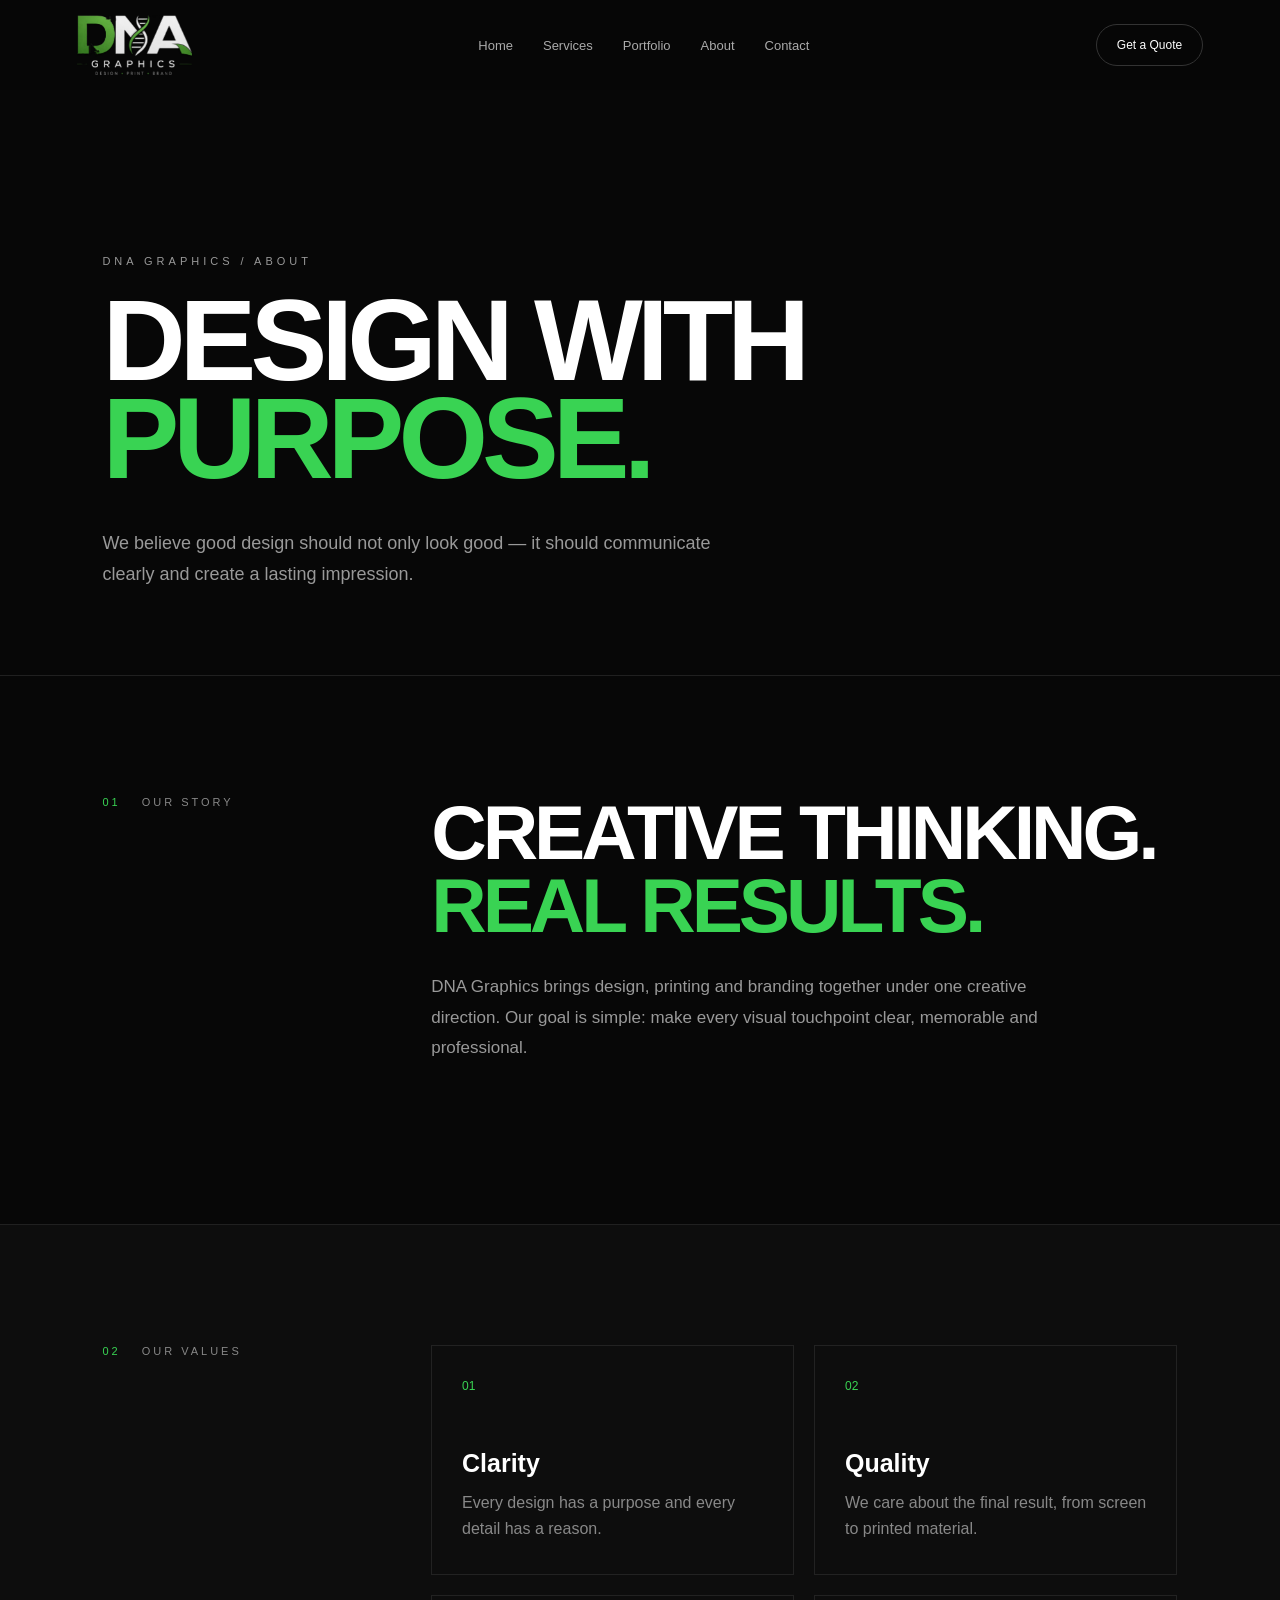
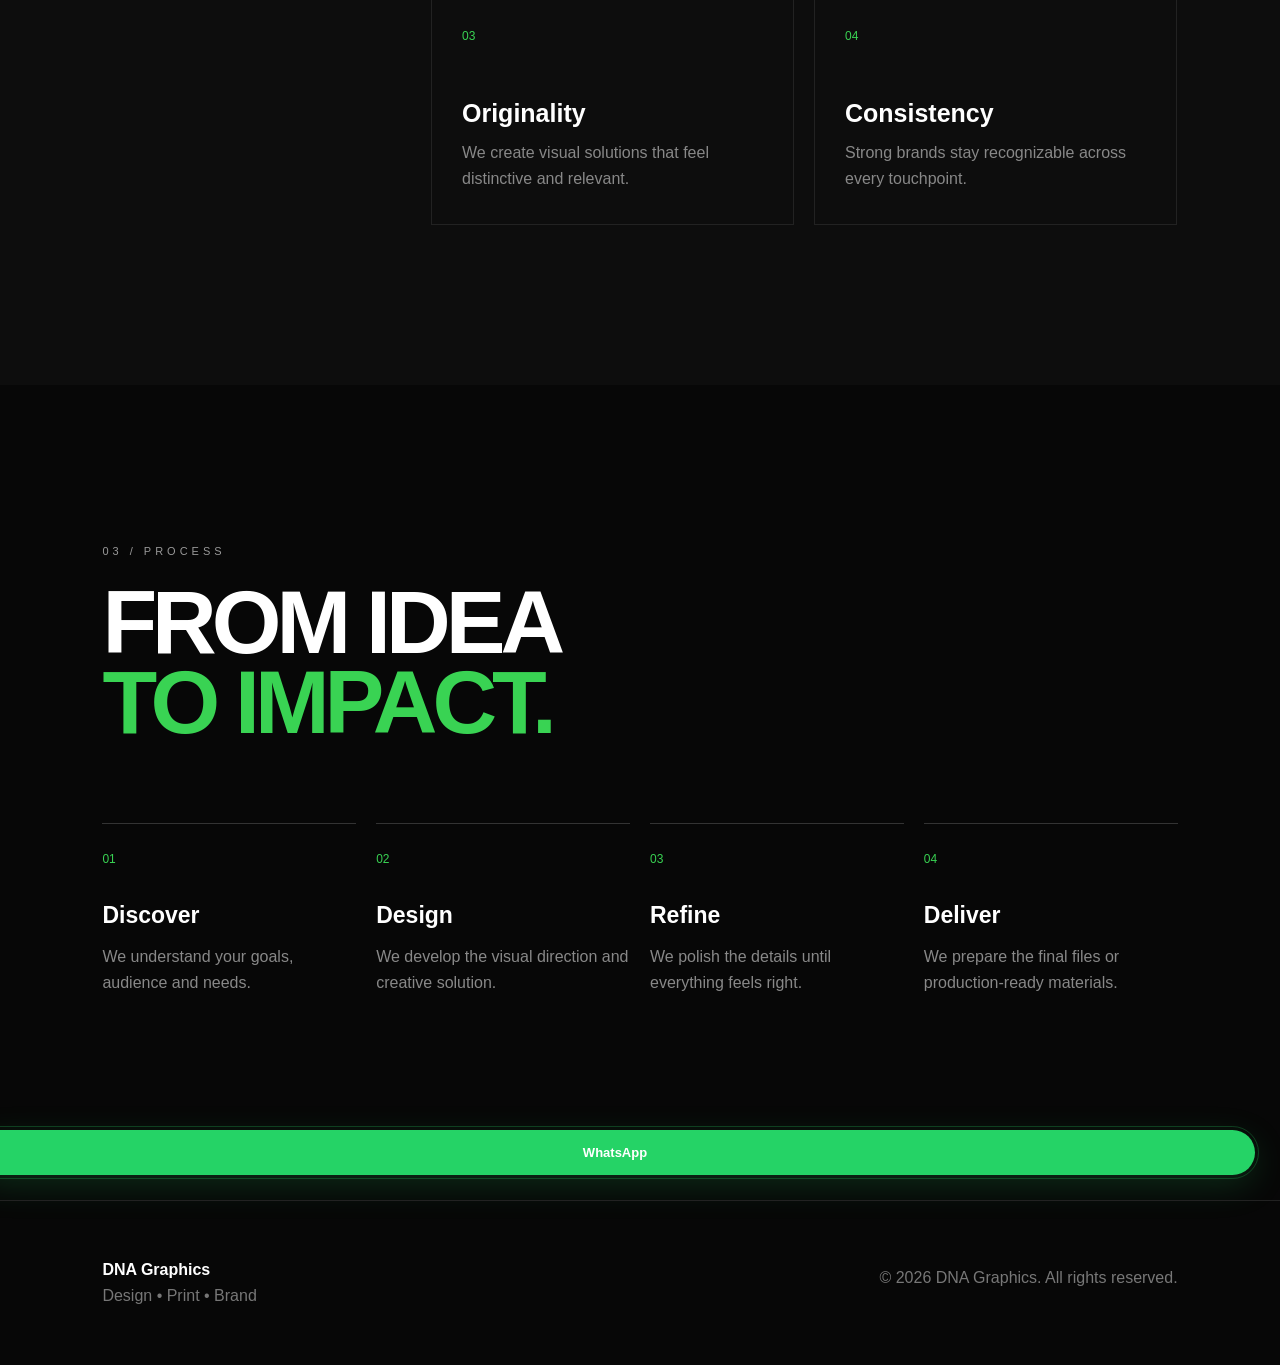
<file: about.html>
<!DOCTYPE html>
<html lang="en">
<head>
<meta charset="UTF-8">
<meta name="viewport" content="width=device-width, initial-scale=1.0">
<meta name="theme-color" content="#070707">
<title>About | DNA Graphics</title>
<link rel="stylesheet" href="style.css">
</head>
<body>
<header class="navbar">
<a href="index.html" class="logo"><img src="logo.png" alt="DNA Graphics"></a>
<button class="menu-toggle" aria-label="Open menu" aria-expanded="false"><span class="menu-icon" aria-hidden="true"></span></button>
<nav class="main-nav">
<button class="menu-close" aria-label="Close menu">×</button>
<a href="index.html">Home</a>
<a href="services.html">Services</a>
<a href="portfolio.html">Portfolio</a>
<a href="about.html">About</a>
<a href="contact.html">Contact</a>
<a href="quote.html" class="mobile-quote">Get a Quote</a>
</nav>
<a href="quote.html" class="quote-btn">Get a Quote</a>
</header>

<main><section class="page-hero reveal-left"><p class="eyebrow">DNA GRAPHICS / ABOUT</p><h1>DESIGN WITH<br><span>PURPOSE.</span></h1><p class="page-intro">We believe good design should not only look good — it should communicate clearly and create a lasting impression.</p></section>
<section class="about-story"><div class="about-label"><span>01</span> OUR STORY</div><div class="about-copy reveal"><h2>CREATIVE THINKING.<br><span>REAL RESULTS.</span></h2><p>DNA Graphics brings design, printing and branding together under one creative direction. Our goal is simple: make every visual touchpoint clear, memorable and professional.</p></div></section>
<section class="values"><div class="about-label"><span>02</span> OUR VALUES</div><div class="values-grid"><div class="value-card reveal"><span>01</span><h3>Clarity</h3><p>Every design has a purpose and every detail has a reason.</p></div><div class="value-card reveal"><span>02</span><h3>Quality</h3><p>We care about the final result, from screen to printed material.</p></div><div class="value-card reveal"><span>03</span><h3>Originality</h3><p>We create visual solutions that feel distinctive and relevant.</p></div><div class="value-card reveal"><span>04</span><h3>Consistency</h3><p>Strong brands stay recognizable across every touchpoint.</p></div></div></section>
<section class="process"><p class="eyebrow">03 / PROCESS</p><h2>FROM IDEA<br><span>TO IMPACT.</span></h2><div class="process-line"><div class="process-step"><span>01</span><h3>Discover</h3><p>We understand your goals, audience and needs.</p></div><div class="process-step"><span>02</span><h3>Design</h3><p>We develop the visual direction and creative solution.</p></div><div class="process-step"><span>03</span><h3>Refine</h3><p>We polish the details until everything feels right.</p></div><div class="process-step"><span>04</span><h3>Deliver</h3><p>We prepare the final files or production-ready materials.</p></div></div></section></main>
<a class="whatsapp-btn" href="https://wa.me/250780317239" target="_blank" rel="noopener"><span>WhatsApp</span></a>
<footer>
<div><strong>DNA Graphics</strong><p>Design • Print • Brand</p></div>
<div><p>© 2026 DNA Graphics. All rights reserved.</p></div>
</footer>
<script src="script.js"></script>
</body>
</html>
</file>
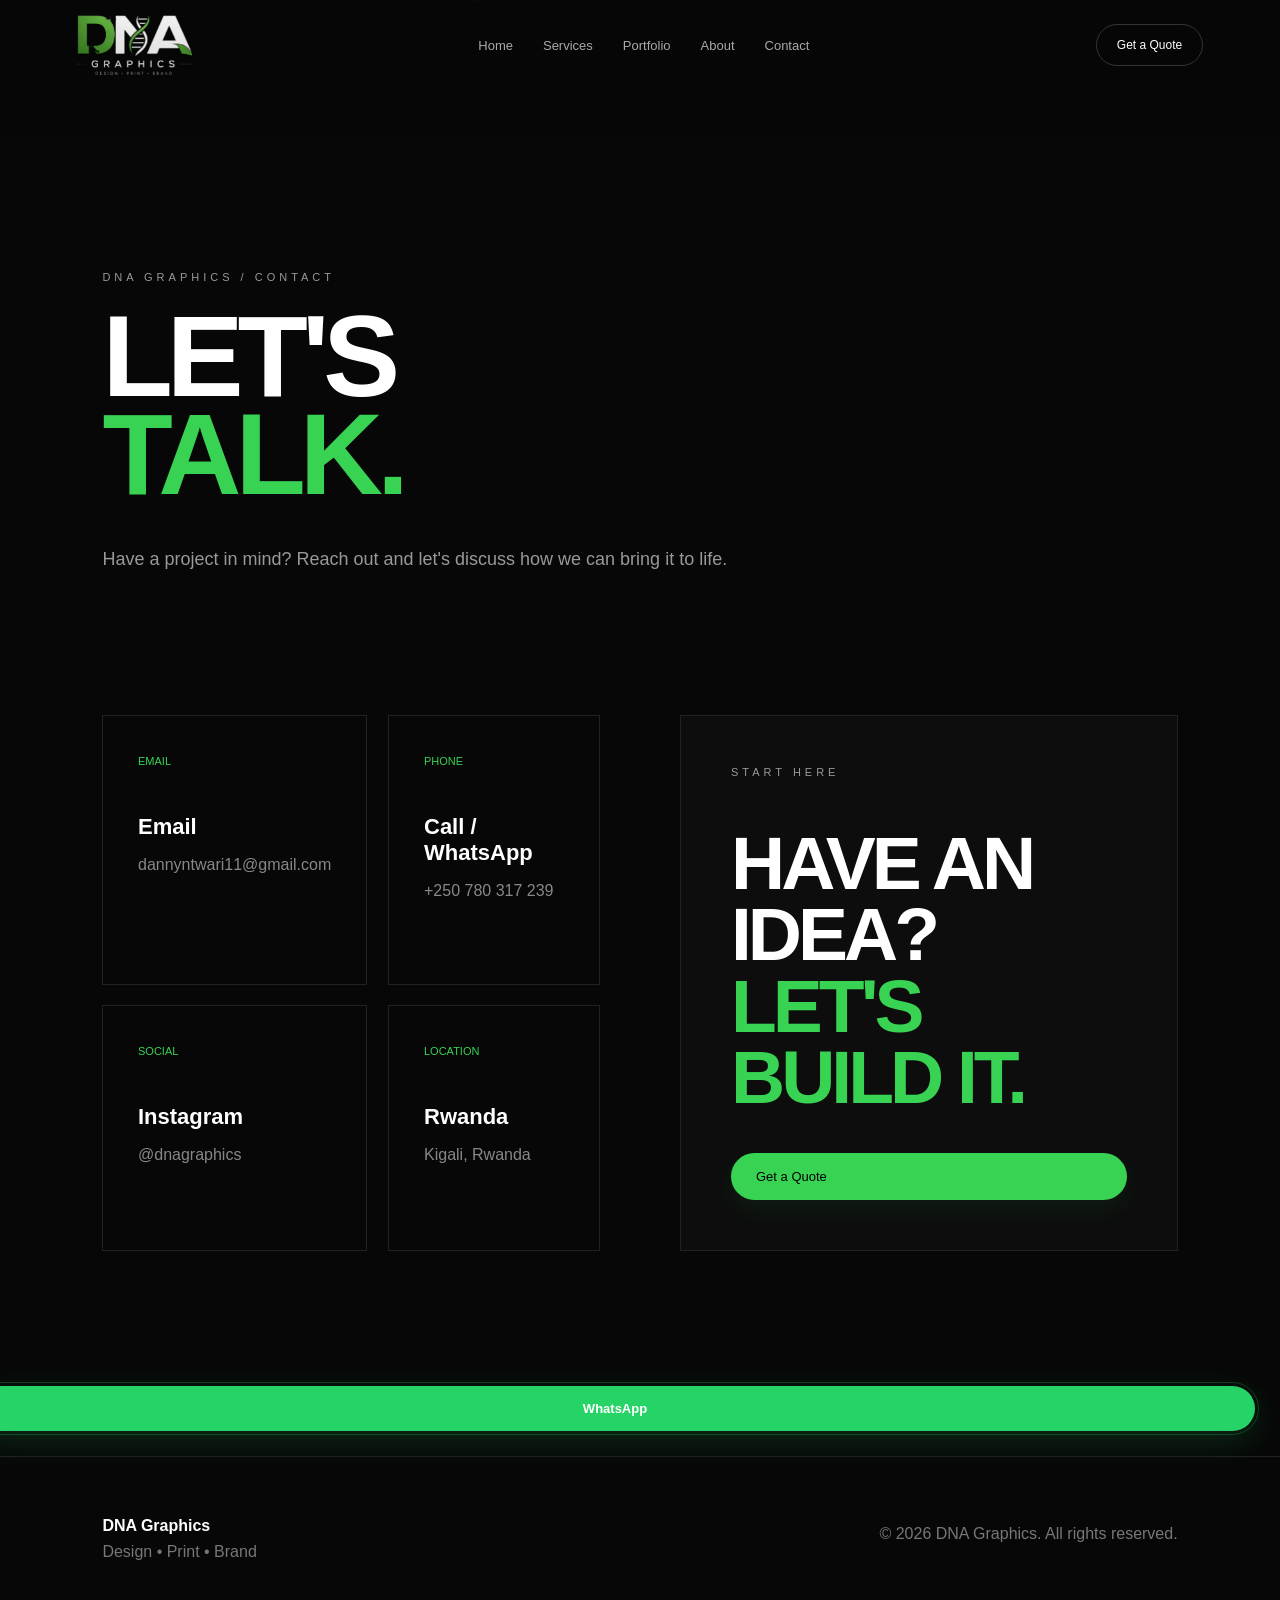
<file: contact.html>
<!DOCTYPE html>
<html lang="en">
<head>
<meta charset="UTF-8">
<meta name="viewport" content="width=device-width, initial-scale=1.0">
<meta name="theme-color" content="#070707">
<title>Contact | DNA Graphics</title>
<link rel="stylesheet" href="style.css">
</head>
<body>
<header class="navbar">
<a href="index.html" class="logo"><img src="logo.png" alt="DNA Graphics"></a>
<button class="menu-toggle" aria-label="Open menu" aria-expanded="false"><span class="menu-icon" aria-hidden="true"></span></button>
<nav class="main-nav">
<button class="menu-close" aria-label="Close menu">×</button>
<a href="index.html">Home</a>
<a href="services.html">Services</a>
<a href="portfolio.html">Portfolio</a>
<a href="about.html">About</a>
<a href="contact.html">Contact</a>
<a href="quote.html" class="mobile-quote">Get a Quote</a>
</nav>
<a href="quote.html" class="quote-btn">Get a Quote</a>
</header>

<main><section class="page-hero reveal-left"><p class="eyebrow">DNA GRAPHICS / CONTACT</p><h1>LET'S<br><span>TALK.</span></h1><p class="page-intro">Have a project in mind? Reach out and let's discuss how we can bring it to life.</p></section>
<section class="contact-section"><div class="contact-info"><div class="contact-item reveal"><span>EMAIL</span><h3>Email</h3><a href="mailto:dannyntwari11@gmail.com">dannyntwari11@gmail.com</a></div><div class="contact-item reveal"><span>PHONE</span><h3>Call / WhatsApp</h3><a href="https://wa.me/250780317239">+250 780 317 239</a></div><div class="contact-item reveal"><span>SOCIAL</span><h3>Instagram</h3><a href="#">@dnagraphics</a></div><div class="contact-item reveal"><span>LOCATION</span><h3>Rwanda</h3><p>Kigali, Rwanda</p></div></div><div class="contact-cta reveal"><p class="eyebrow">START HERE</p><h2>HAVE AN IDEA?<br><span>LET'S BUILD IT.</span></h2><a href="quote.html" class="primary-btn">Get a Quote</a></div></section></main>
<a class="whatsapp-btn" href="https://wa.me/250780317239" target="_blank" rel="noopener"><span>WhatsApp</span></a>
<footer>
<div><strong>DNA Graphics</strong><p>Design • Print • Brand</p></div>
<div><p>© 2026 DNA Graphics. All rights reserved.</p></div>
</footer>
<script src="script.js"></script>
</body>
</html>
</file>
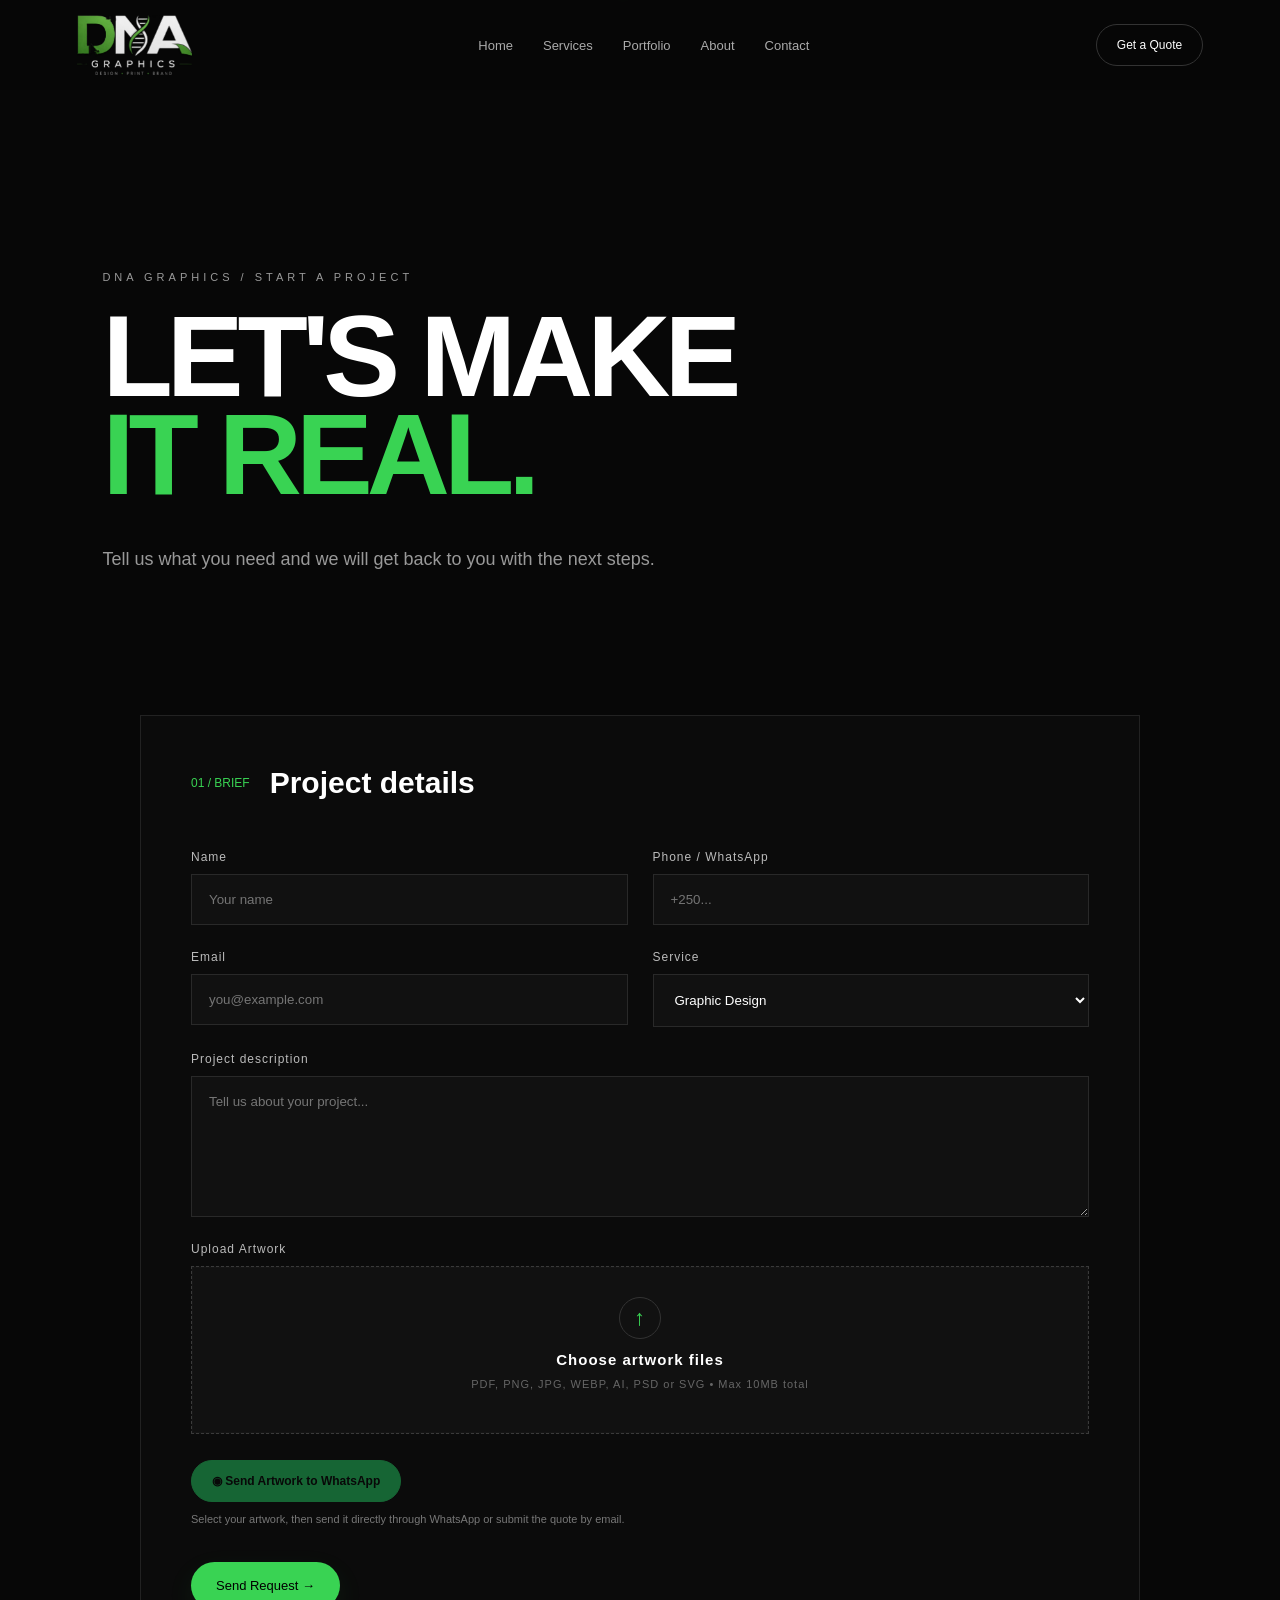
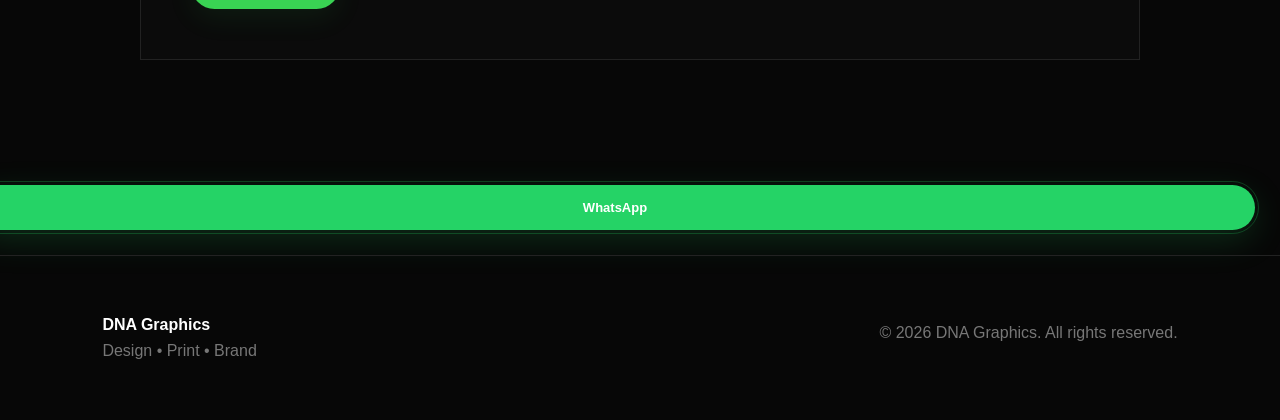
<file: quote.html>
<!DOCTYPE html>
<html lang="en">
<head>
<meta charset="UTF-8">
<meta name="viewport" content="width=device-width, initial-scale=1.0">
<meta name="theme-color" content="#070707">
<title>Get a Quote | DNA Graphics</title>
<link rel="stylesheet" href="style.css">
</head>
<body>
<header class="navbar">
<a href="index.html" class="logo"><img src="logo.png" alt="DNA Graphics"></a>
<button class="menu-toggle" aria-label="Open menu" aria-expanded="false"><span class="menu-icon" aria-hidden="true"></span></button>
<nav class="main-nav">
<button class="menu-close" aria-label="Close menu">×</button>
<a href="index.html">Home</a>
<a href="services.html">Services</a>
<a href="portfolio.html">Portfolio</a>
<a href="about.html">About</a>
<a href="contact.html">Contact</a>
<a href="quote.html" class="mobile-quote">Get a Quote</a>
</nav>
<a href="quote.html" class="quote-btn">Get a Quote</a>
</header>

<main><section class="page-hero reveal-left"><p class="eyebrow">DNA GRAPHICS / START A PROJECT</p><h1>LET'S MAKE<br><span>IT REAL.</span></h1><p class="page-intro">Tell us what you need and we will get back to you with the next steps.</p></section>
<section class="quote-section"><form class="quote-form reveal" action="https://formsubmit.co/dannyntwari11@gmail.com" method="POST" enctype="multipart/form-data"><div class="form-heading"><span>01 / BRIEF</span><h2>Project details</h2></div><div class="form-grid"><div class="form-group"><label>Name</label><input name="name" type="text" placeholder="Your name" required></div><div class="form-group"><label>Phone / WhatsApp</label><input name="phone" type="tel" placeholder="+250..." required></div><div class="form-group"><label>Email</label><input name="email" type="email" placeholder="you@example.com"></div><div class="form-group"><label>Service</label><select name="service"><option>Graphic Design</option><option>Printing</option><option>Branding</option><option>Signage</option><option>Other</option></select></div></div><div class="form-group full-width"><label>Project description</label><textarea name="message" rows="7" placeholder="Tell us about your project..." required></textarea></div>
<div class="form-group full-width artwork-upload">
<label for="artwork">Upload Artwork</label>
<div class="upload-box" id="uploadBox">
<input id="artwork" name="artwork" type="file" accept=".jpg,.jpeg,.png,.webp,.pdf,.ai,.psd,.svg" multiple>
<label for="artwork" class="upload-label"><span class="upload-icon">↑</span><strong>Choose artwork files</strong><small>PDF, PNG, JPG, WEBP, AI, PSD or SVG • Max 10MB total</small></label>
</div>
<div id="fileList" class="file-list" aria-live="polite"></div>
<input type="hidden" name="artwork_files" id="artworkFiles">
<div class="upload-actions">
<button type="button" class="whatsapp-upload-btn" id="sendArtworkWhatsApp" disabled>◉ Send Artwork to WhatsApp</button>
</div>
<p id="uploadStatus" class="upload-status" aria-live="polite">Select your artwork, then send it directly through WhatsApp or submit the quote by email.</p>
</div>
<input type="hidden" name="_subject" value="New DNA Graphics Quote + Artwork">
<input type="hidden" name="_template" value="table">
<input type="hidden" name="_next" value="https://dannyntwari11-hash.github.io/thanks.html">
<input type="text" name="_honey" tabindex="-1" autocomplete="off" aria-hidden="true" style="position:absolute;left:-9999px;width:1px;height:1px;opacity:0;pointer-events:none">
<input type="hidden" name="_captcha" value="false">
<button class="primary-btn submit-btn" type="submit">Send Request →</button></form></section></main>
<a class="whatsapp-btn" href="https://wa.me/250780317239" target="_blank" rel="noopener"><span>WhatsApp</span></a>
<footer>
<div><strong>DNA Graphics</strong><p>Design • Print • Brand</p></div>
<div><p>© 2026 DNA Graphics. All rights reserved.</p></div>
</footer>
<script src="script.js"></script>
</body>
</html>
</file>
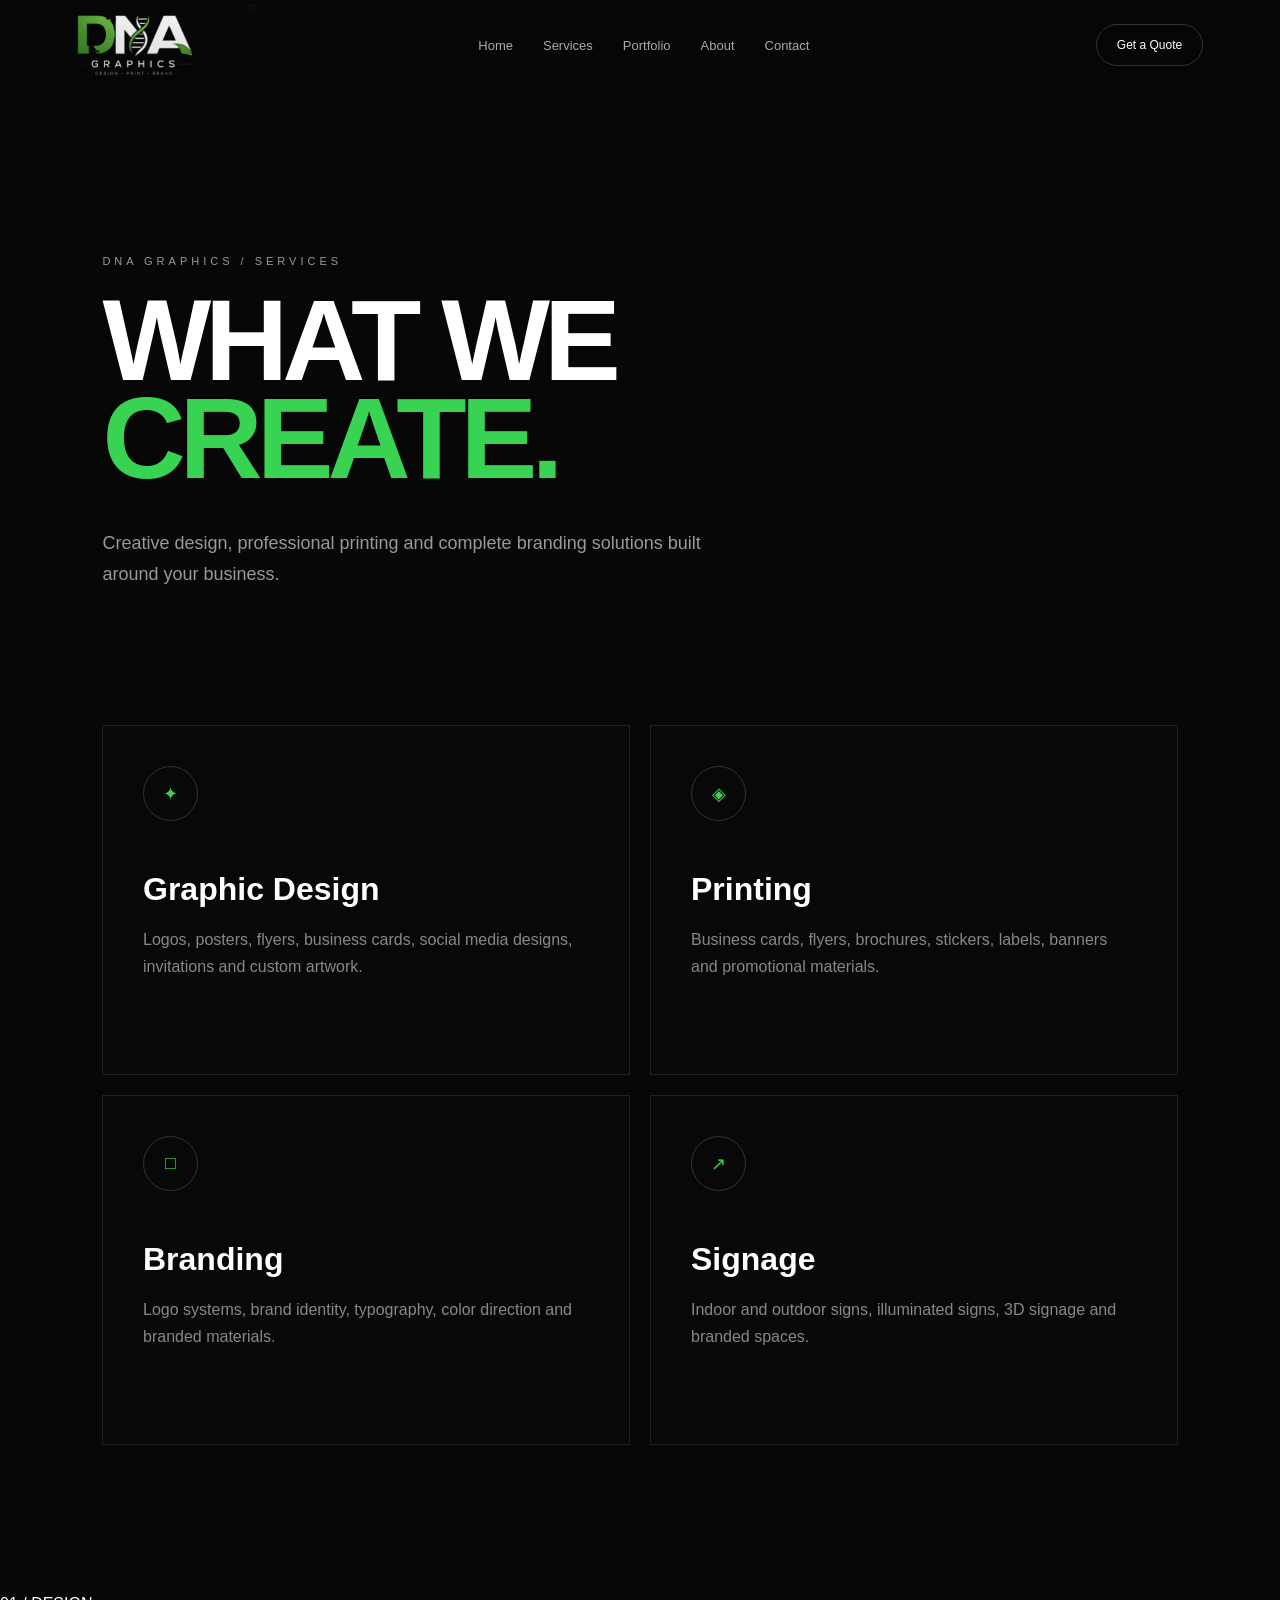
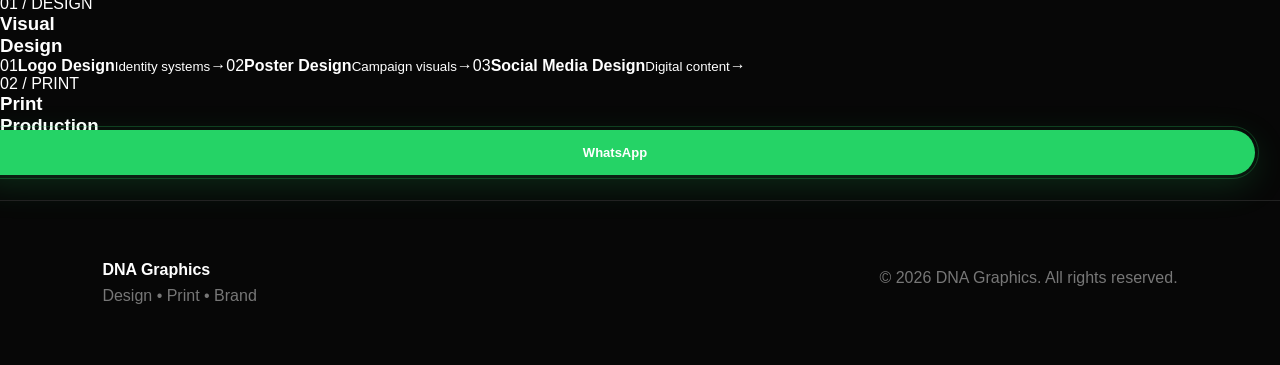
<file: services.html>
<!DOCTYPE html>
<html lang="en">
<head>
<meta charset="UTF-8">
<meta name="viewport" content="width=device-width, initial-scale=1.0">
<meta name="theme-color" content="#070707">
<title>Services | DNA Graphics</title>
<link rel="stylesheet" href="style.css">
</head>
<body>
<header class="navbar">
<a href="index.html" class="logo"><img src="logo.png" alt="DNA Graphics"></a>
<button class="menu-toggle" aria-label="Open menu" aria-expanded="false"><span class="menu-icon" aria-hidden="true"></span></button>
<nav class="main-nav">
<button class="menu-close" aria-label="Close menu">×</button>
<a href="index.html">Home</a>
<a href="services.html">Services</a>
<a href="portfolio.html">Portfolio</a>
<a href="about.html">About</a>
<a href="contact.html">Contact</a>
<a href="quote.html" class="mobile-quote">Get a Quote</a>
</nav>
<a href="quote.html" class="quote-btn">Get a Quote</a>
</header>

<main><section class="page-hero reveal-left"><p class="eyebrow">DNA GRAPHICS / SERVICES</p><h1>WHAT WE<br><span>CREATE.</span></h1><p class="page-intro">Creative design, professional printing and complete branding solutions built around your business.</p></section>
<section class="all-services">
<div class="service-card reveal"><div class="service-icon">✦</div><h2>Graphic Design</h2><p>Logos, posters, flyers, business cards, social media designs, invitations and custom artwork.</p></div>
<div class="service-card reveal"><div class="service-icon">◈</div><h2>Printing</h2><p>Business cards, flyers, brochures, stickers, labels, banners and promotional materials.</p></div>
<div class="service-card reveal"><div class="service-icon">□</div><h2>Branding</h2><p>Logo systems, brand identity, typography, color direction and branded materials.</p></div>
<div class="service-card reveal"><div class="service-icon">↗</div><h2>Signage</h2><p>Indoor and outdoor signs, illuminated signs, 3D signage and branded spaces.</p></div>
</section>
<section class="services-full"><div class="service-category reveal"><div class="category-title"><span>01 / DESIGN</span><h3>Visual<br>Design</h3></div><div class="service-list"><a class="service-row" href="quote.html"><span>01</span><strong>Logo Design</strong><small>Identity systems</small><b>→</b></a><a class="service-row" href="quote.html"><span>02</span><strong>Poster Design</strong><small>Campaign visuals</small><b>→</b></a><a class="service-row" href="quote.html"><span>03</span><strong>Social Media Design</strong><small>Digital content</small><b>→</b></a></div></div>
<div class="service-category reveal"><div class="category-title"><span>02 / PRINT</span><h3>Print<br>Production</h3></div><div class="service-list"><a class="service-row" href="quote.html"><span>01</span><strong>Business Cards</strong><small>Professional stationery</small><b>→</b></a><a class="service-row" href="quote.html"><span>02</span><strong>Flyers & Brochures</strong><small>Promotional print</small><b>→</b></a><a class="service-row" href="quote.html"><span>03</span><strong>Banners & Stickers</strong><small>Large format</small><b>→</b></a></div></div></section></main>
<a class="whatsapp-btn" href="https://wa.me/250780317239" target="_blank" rel="noopener"><span>WhatsApp</span></a>
<footer>
<div><strong>DNA Graphics</strong><p>Design • Print • Brand</p></div>
<div><p>© 2026 DNA Graphics. All rights reserved.</p></div>
</footer>
<script src="script.js"></script>
</body>
</html>
</file>
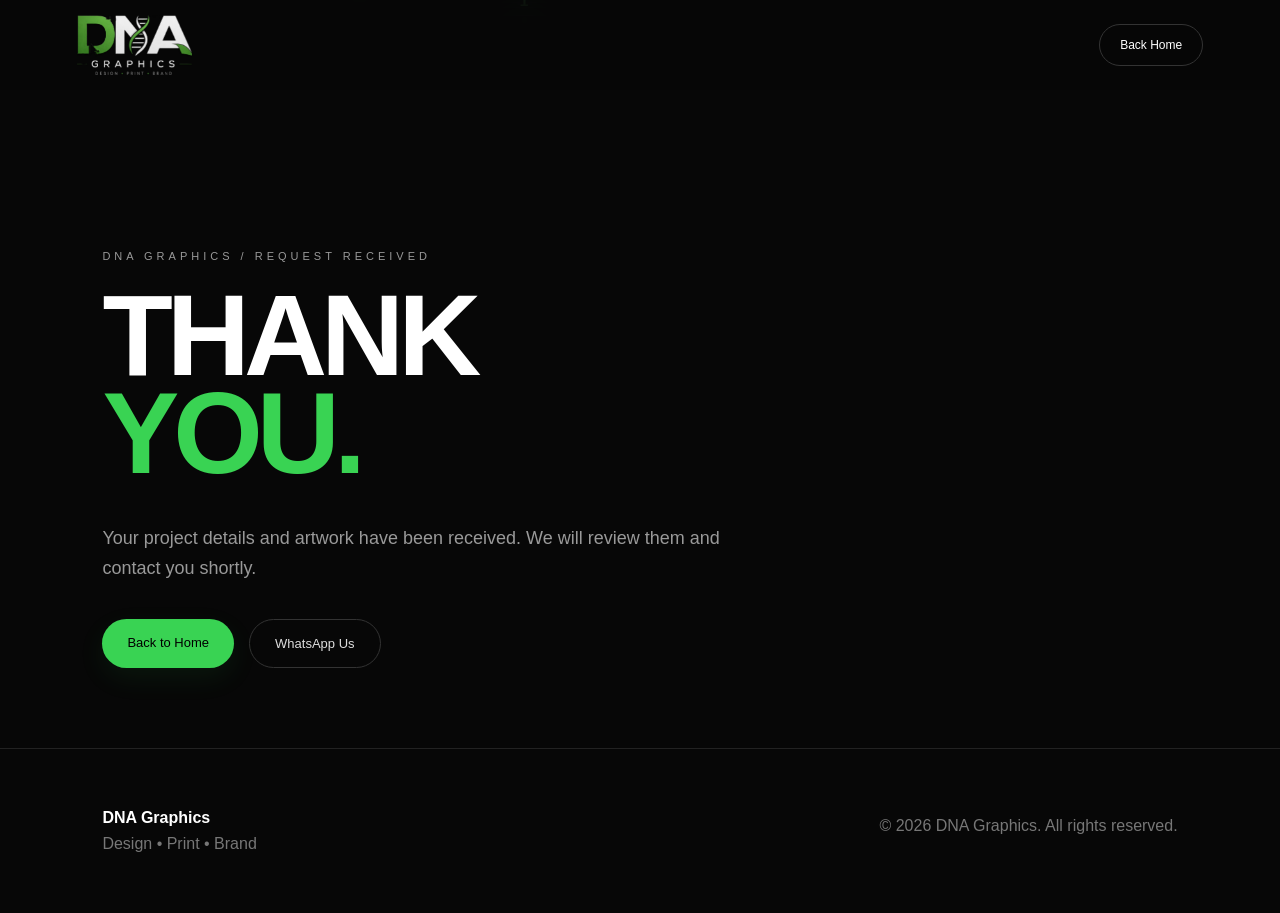
<file: thanks.html>
<!DOCTYPE html>
<html lang="en">
<head>
<meta charset="UTF-8">
<meta name="viewport" content="width=device-width, initial-scale=1.0">
<meta name="theme-color" content="#070707">
<title>Request Sent | DNA Graphics</title>
<link rel="stylesheet" href="style.css">
</head>
<body>
<header class="navbar">
<a href="index.html" class="logo"><img src="logo.png" alt="DNA Graphics"></a>
<a href="index.html" class="quote-btn">Back Home</a>
</header>
<main>
<section class="page-hero reveal-left">
<p class="eyebrow">DNA GRAPHICS / REQUEST RECEIVED</p>
<h1>THANK<br><span>YOU.</span></h1>
<p class="page-intro">Your project details and artwork have been received. We will review them and contact you shortly.</p>
<div class="hero-buttons"><a href="index.html" class="primary-btn">Back to Home</a><a href="https://wa.me/250780317239" target="_blank" rel="noopener" class="secondary-btn">WhatsApp Us</a></div>
</section>
</main>
<footer><div><strong>DNA Graphics</strong><p>Design • Print • Brand</p></div><div><p>© 2026 DNA Graphics. All rights reserved.</p></div></footer>
<script src="script.js"></script>
</body>
</html>
</file>
<file: style.css>
*{margin:0;padding:0;box-sizing:border-box}html{scroll-behavior:smooth}body{background:#070707;color:#fff;font-family:Arial,Helvetica,sans-serif}a{color:inherit;text-decoration:none}button,input,select,textarea{font-family:inherit}.navbar{height:90px;padding:0 6%;display:flex;align-items:center;justify-content:space-between;position:fixed;top:0;left:0;right:0;z-index:1000;background:rgba(7,7,7,.75);backdrop-filter:blur(15px)}.logo{display:flex;align-items:center;overflow:hidden}.logo img{width:115px;height:auto;display:block;opacity:0;transform:translateY(20px) scale(.92);animation:logoReveal 1.2s cubic-bezier(.16,1,.3,1) .2s forwards;transition:transform .4s ease,filter .4s ease}.logo:hover img{transform:scale(1.05);filter:drop-shadow(0 0 12px rgba(57,211,83,.35))}@keyframes logoReveal{0%{opacity:0;transform:translateY(20px) scale(.92)}60%{opacity:1;transform:translateY(-2px) scale(1.02);filter:drop-shadow(0 0 12px rgba(57,211,83,.25))}100%{opacity:1;transform:translateY(0) scale(1);filter:drop-shadow(0 0 0 rgba(57,211,83,0))}}.main-nav{display:flex;align-items:center;gap:30px}.main-nav a{color:#aaa;font-size:13px;transition:color .3s}.main-nav a:hover{color:#39d353}.quote-btn{padding:13px 20px;border:1px solid #333;border-radius:100px;font-size:12px;transition:.3s}.quote-btn:hover{border-color:#39d353;color:#39d353;transform:translateY(-2px)}.mobile-quote,.menu-toggle,.menu-close{display:none}.hero{min-height:100vh;padding:150px 8% 80px;display:flex;align-items:center;justify-content:space-between;gap:60px;overflow:hidden}.hero-content{max-width:700px}.eyebrow{margin-bottom:25px;font-size:11px;letter-spacing:4px;color:#999}.hero h1{font-size:clamp(70px,10vw,150px);line-height:.82;letter-spacing:-7px;font-weight:900}.hero h1 span,h2 span{color:#39d353}.hero-text{max-width:500px;margin-top:35px;color:#999;line-height:1.7;font-size:16px}.hero-buttons{display:flex;gap:15px;margin-top:35px}.primary-btn,.secondary-btn{display:inline-block;padding:16px 25px;border-radius:100px;font-size:13px;transition:.3s}.primary-btn{background:#39d353;color:#000}.primary-btn:hover{transform:translateY(-4px)}.secondary-btn{border:1px solid #333;color:#ddd}.secondary-btn:hover{border-color:#39d353;color:#39d353}.hero-visual{width:430px;min-height:500px;display:flex;align-items:center;justify-content:center;flex-shrink:0}.selection-box{position:relative;width:min(430px,80vw);height:430px;border:1px solid rgba(57,211,83,.65);display:flex;align-items:center;justify-content:center;transform:rotate(-7deg);animation:floating 5s ease-in-out infinite}@keyframes floating{0%,100%{transform:rotate(-7deg) translateY(0)}50%{transform:rotate(-3deg) translateY(-15px)}}.handle{position:absolute;width:12px;height:12px;background:#080808;border:2px solid #39d353}.top-left{top:-7px;left:-7px}.top-right{top:-7px;right:-7px}.bottom-left{bottom:-7px;left:-7px}.bottom-right{bottom:-7px;right:-7px}.dna-symbol{font-size:clamp(80px,12vw,150px);font-weight:900;letter-spacing:-10px;color:#fff;line-height:1}.selection-label{position:absolute;left:0;bottom:-35px;font-size:10px;letter-spacing:3px;color:#39d353}.selection-size{position:absolute;right:0;top:-30px;font-size:9px;letter-spacing:2px;color:#666}.services-preview{padding:140px 8%}.section-heading{max-width:750px;margin-bottom:70px}.section-heading h2{margin-top:20px;font-size:clamp(50px,7vw,90px);line-height:.9;letter-spacing:-5px}.section-heading>p:last-child{max-width:600px;margin-top:30px;color:#888;line-height:1.7}.services-grid{display:grid;grid-template-columns:repeat(2,1fr);gap:1px;background:#252525;border:1px solid #252525}.service-card{position:relative;min-height:330px;padding:35px;background:#080808;color:#fff;text-decoration:none;transition:.4s}.service-card:hover{background:#101010;transform:translateY(-5px)}.service-number{color:#39d353;font-size:11px;letter-spacing:2px}.service-symbol{margin-top:45px;font-size:38px;color:#39d353}.service-card h3{margin-top:20px;font-size:28px;letter-spacing:-1px}.service-card p{max-width:450px;margin-top:12px;color:#777;line-height:1.6}.service-link{position:absolute;right:35px;bottom:35px;color:#aaa;font-size:12px}.service-card:hover .service-link{color:#39d353}.services-action{text-align:center;margin-top:50px}.page-hero{min-height:65vh;padding:160px 8% 80px;display:flex;flex-direction:column;justify-content:center}.page-hero h1{max-width:1000px;font-size:clamp(60px,9vw,130px);line-height:.85;letter-spacing:-6px}.page-hero h1 span{display:block;color:#39d353}.page-intro{max-width:650px;margin-top:40px;color:#999;font-size:18px;line-height:1.7}.all-services{padding:50px 8% 150px;display:grid;grid-template-columns:repeat(2,1fr);gap:20px}.all-services .service-card{min-height:350px;padding:40px;border:1px solid #202020}.service-icon{width:55px;height:55px;display:flex;align-items:center;justify-content:center;border:1px solid #333;border-radius:50%;color:#39d353;font-size:18px}.all-services .service-card h2{margin-top:50px;font-size:32px}.all-services .service-card p{margin-top:18px;color:#888;line-height:1.7}.portfolio-page{padding:70px 8% 150px}.portfolio-intro{max-width:750px;margin-bottom:80px}.portfolio-intro h2{margin-top:20px;font-size:clamp(55px,8vw,100px);line-height:.9;letter-spacing:-6px}.portfolio-intro>p:last-child{max-width:600px;margin-top:30px;color:#777;line-height:1.7}.portfolio-grid{display:grid;grid-template-columns:repeat(2,1fr);gap:70px 30px}.portfolio-card{color:#fff}.portfolio-image{position:relative;width:100%;aspect-ratio:4/3;overflow:hidden;background:#111;border:1px solid #222}.portfolio-image img{width:100%;height:100%;object-fit:cover;display:block;transition:transform .7s cubic-bezier(.16,1,.3,1),filter .7s}.portfolio-card:hover .portfolio-image img{transform:scale(1.05);filter:brightness(.75)}.portfolio-meta{display:flex;align-items:flex-start;justify-content:space-between;gap:20px;padding-top:20px}.portfolio-meta span{color:#39d353;font-size:10px;letter-spacing:2px}.portfolio-meta h3{font-size:20px;font-weight:500;text-align:right}.about{padding:160px 8%;background:#0d0d0d}.about-story,.values{padding:120px 8% 160px;display:grid;grid-template-columns:25% 1fr;gap:60px;border-top:1px solid #202020}.about-label{color:#888;font-size:11px;letter-spacing:3px}.about-label span{color:#39d353;margin-right:15px}.about-copy{max-width:800px}.about-copy h2{font-size:clamp(45px,6vw,80px);line-height:.95;letter-spacing:-4px}.about-copy p{max-width:650px;margin-top:30px;color:#999;font-size:17px;line-height:1.8}.values{background:#0d0d0d}.values-grid{display:grid;grid-template-columns:repeat(2,1fr);gap:20px}.value-card{min-height:230px;padding:30px;border:1px solid #222;transition:.4s}.value-card:hover{transform:translateY(-8px);border-color:#39d353}.value-card>span{color:#39d353;font-size:12px}.value-card h3{margin-top:55px;font-size:25px}.value-card p{margin-top:12px;color:#888;line-height:1.6}.process{padding:160px 8%}.process h2{max-width:800px;font-size:clamp(50px,7vw,95px);line-height:.9;letter-spacing:-5px}.process-line{margin-top:80px;display:grid;grid-template-columns:repeat(4,1fr);gap:20px}.process-step{padding-top:25px;border-top:1px solid #333}.process-step>span{color:#39d353;font-size:12px}.process-step h3{margin-top:35px;font-size:23px}.process-step p{margin-top:15px;color:#888;line-height:1.6}.quote-section{padding:40px 8% 150px}.quote-form{max-width:1000px;margin:auto;padding:50px;border:1px solid #222;background:#0b0b0b}.form-heading{display:flex;align-items:center;gap:20px;margin-bottom:50px}.form-heading span{color:#39d353;font-size:12px}.form-heading h2{font-size:30px}.form-grid{display:grid;grid-template-columns:repeat(2,1fr);gap:25px}.form-group{display:flex;flex-direction:column}.form-group label{margin-bottom:10px;color:#bbb;font-size:12px;letter-spacing:1px}.form-group input,.form-group select,.form-group textarea{width:100%;padding:17px;background:#111;color:#fff;border:1px solid #292929;outline:none}.form-group input:focus,.form-group select:focus,.form-group textarea:focus{border-color:#39d353;background:#151515}.full-width{margin-top:25px}.form-group small{margin-top:8px;color:#666;font-size:11px}.submit-btn{margin-top:35px;border:none;cursor:pointer}.contact-section{padding:40px 8% 160px;display:grid;grid-template-columns:1fr 1fr;gap:80px}.contact-info{display:grid;grid-template-columns:1fr 1fr;gap:20px}.contact-item{padding:35px;min-height:200px;border:1px solid #222;transition:.4s}.contact-item:hover{transform:translateY(-7px);border-color:#39d353}.contact-item>span{color:#39d353;font-size:11px}.contact-item h3{margin-top:45px;font-size:22px}.contact-item a,.contact-item p{display:block;margin-top:12px;color:#888;line-height:1.6}.contact-item a:hover{color:#39d353}.contact-cta{display:flex;flex-direction:column;justify-content:center;padding:50px;background:#0d0d0d;border:1px solid #222}.contact-cta h2{margin:25px 0 40px;max-width:600px;font-size:clamp(45px,6vw,75px);line-height:.95;letter-spacing:-4px}.contact-cta h2 span{display:block;color:#39d353}footer{padding:60px 8%;border-top:1px solid #222;display:flex;justify-content:space-between;color:#777}footer strong{color:#fff}footer p{margin-top:8px}.whatsapp-btn{position:fixed;right:25px;bottom:25px;z-index:999;display:flex;align-items:center;justify-content:center;padding:15px 22px;background:#25D366;color:#fff;border-radius:100px;font-size:13px;font-weight:700;box-shadow:0 10px 35px rgba(0,0,0,.35);transition:.3s}.whatsapp-btn:hover{transform:translateY(-5px) scale(1.03)}.reveal{opacity:0;transform:translateY(35px);transition:opacity .8s ease,transform .8s cubic-bezier(.16,1,.3,1)}.reveal.show{opacity:1;transform:translateY(0)}.reveal-left{opacity:0;transform:translateX(-40px);transition:opacity .8s ease,transform .8s cubic-bezier(.16,1,.3,1)}.reveal-left.show{opacity:1;transform:translateX(0)}
.showcase{padding:120px 8%;background:#0a0a0a}.showcase-grid{display:grid;grid-template-columns:repeat(3,1fr);gap:20px}.showcase-card{position:relative;display:block;overflow:hidden;aspect-ratio:4/5;background:#111;border:1px solid #222}.showcase-card img{width:100%;height:100%;object-fit:cover;display:block;transition:transform .7s cubic-bezier(.16,1,.3,1),filter .5s}.showcase-card span{position:absolute;left:22px;bottom:20px;color:#39d353;font-size:10px;letter-spacing:2px;z-index:2}.showcase-card:after{content:"";position:absolute;inset:0;background:linear-gradient(to top,rgba(0,0,0,.8),transparent 55%)}.showcase-card:hover img{transform:scale(1.06);filter:brightness(.72)}@media(max-width:800px){.showcase{padding:90px 7%}.showcase-grid{grid-template-columns:1fr}.showcase-card{aspect-ratio:4/3}}
@media(max-width:800px){.navbar{height:75px;padding:0 7%}.logo img{width:100px}.navbar>.quote-btn{display:none}.menu-toggle{display:flex;align-items:center;justify-content:center;width:45px;height:45px;background:none;border:0;color:#fff;font-size:30px;cursor:pointer;z-index:10001}.main-nav{position:fixed;inset:0;width:100vw;height:100vh;z-index:10000;background:#080808;display:flex;flex-direction:column;align-items:flex-start;justify-content:center;padding:70px 9%;gap:18px;transform:translateX(100%);visibility:hidden;opacity:0;transition:transform .5s cubic-bezier(.16,1,.3,1),opacity .3s,visibility .5s}.main-nav.active{transform:translateX(0);visibility:visible;opacity:1}.main-nav a{font-size:42px;line-height:1.05;letter-spacing:-2px}.menu-close{display:flex;align-items:center;justify-content:center;position:absolute;top:22px;right:25px;width:50px;height:50px;background:none;border:0;color:#fff;font-size:48px;cursor:pointer}.main-nav .mobile-quote{display:block;margin-top:25px;padding:16px 28px;background:#39d353;color:#080808;border-radius:40px;font-size:16px}.hero{min-height:auto;flex-direction:column;align-items:flex-start;padding:140px 7% 80px;gap:30px}.hero h1{font-size:clamp(55px,15vw,90px);letter-spacing:-4px}.hero-text{font-size:15px}.hero-buttons{flex-wrap:wrap}.hero-visual{width:100%;min-height:380px;margin-top:30px}.selection-box{width:280px;height:280px}.dna-symbol{font-size:85px}.selection-label{bottom:-30px}.selection-size{top:-27px}.services-preview{padding:90px 7%}.services-grid,.all-services{grid-template-columns:1fr}.service-card{min-height:300px}.all-services{padding:30px 7% 100px}.page-hero{padding:140px 7% 80px}.page-hero h1{font-size:clamp(55px,15vw,90px);letter-spacing:-4px}.portfolio-page{padding:40px 7% 100px}.portfolio-grid{grid-template-columns:1fr;gap:55px}.portfolio-intro{margin-bottom:55px}.portfolio-intro h2{letter-spacing:-4px}.about{padding:100px 7%}.about-story,.values{grid-template-columns:1fr;gap:45px;padding:90px 7% 110px}.values-grid{grid-template-columns:1fr}.process{padding:100px 7%}.process-line{grid-template-columns:1fr;margin-top:60px}.quote-section{padding:30px 7% 100px}.quote-form{padding:30px 20px}.form-grid{grid-template-columns:1fr}.contact-section{grid-template-columns:1fr;gap:30px;padding:30px 7% 100px}.contact-info{grid-template-columns:1fr}.contact-cta{padding:35px 25px}footer{flex-direction:column;gap:30px;padding:50px 7%}.whatsapp-btn{right:18px;bottom:18px;width:58px;height:58px;padding:0;border-radius:50%}.whatsapp-btn span{display:none}}

/* ARTWORK UPLOAD */
.artwork-upload{margin-top:25px}.upload-box{position:relative;border:1px dashed #3a3a3a;background:#111;transition:border-color .3s ease,background .3s ease}.upload-box:hover,.upload-box.dragover{border-color:#39d353;background:#151515}.upload-box input[type=file]{position:absolute;width:1px;height:1px;opacity:0;pointer-events:none}.upload-label{min-height:150px;padding:30px;display:flex;flex-direction:column;align-items:center;justify-content:center;text-align:center;cursor:pointer}.upload-icon{width:42px;height:42px;margin-bottom:12px;border:1px solid #333;border-radius:50%;display:flex;align-items:center;justify-content:center;color:#39d353;font-size:22px}.upload-label strong{font-size:15px;font-weight:600;color:#fff}.upload-label small{margin-top:8px;color:#666;font-size:11px;line-height:1.5}.file-list{display:grid;gap:8px;margin-top:10px}.file-item{display:flex;align-items:center;justify-content:space-between;gap:15px;padding:11px 14px;background:#111;border:1px solid #222;color:#aaa;font-size:12px}.file-item span:last-child{color:#666;font-size:10px;white-space:nowrap}.upload-error{margin-top:8px;color:#39d353;font-size:11px}


/* =========================
   PROFESSIONAL MOTION LAYER
========================= */
:root{--accent:#39d353;--accent-soft:rgba(57,211,83,.16)}
::selection{background:var(--accent);color:#050505}
body{overflow-x:hidden}
.navbar{transition:background .35s ease,box-shadow .35s ease}
.navbar:hover{background:rgba(7,7,7,.9);box-shadow:0 10px 40px rgba(0,0,0,.18)}
.primary-btn{position:relative;overflow:hidden;box-shadow:0 10px 28px rgba(57,211,83,.08)}
.primary-btn:before{content:"";position:absolute;inset:0;background:linear-gradient(110deg,transparent 25%,rgba(255,255,255,.28) 50%,transparent 75%);transform:translateX(-120%);transition:transform .7s ease}
.primary-btn:hover:before{transform:translateX(120%)}
.primary-btn:active{transform:translateY(-1px) scale(.98)}
.service-card,.portfolio-card,.contact-item,.value-card,.showcase-card{will-change:transform}
.service-card,.portfolio-card,.contact-item,.value-card,.showcase-card{animation:cardRise .8s cubic-bezier(.16,1,.3,1) both}
@keyframes cardRise{from{opacity:0;transform:translateY(24px)}to{opacity:1;transform:translateY(0)}}
.hero-content{animation:heroIn 1s cubic-bezier(.16,1,.3,1) .15s both}
.hero-visual{animation:heroVisualIn 1.2s cubic-bezier(.16,1,.3,1) .25s both}
@keyframes heroIn{from{opacity:0;transform:translateX(-35px)}to{opacity:1;transform:translateX(0)}}
@keyframes heroVisualIn{from{opacity:0;transform:translateX(35px) scale(.96)}to{opacity:1;transform:translateX(0) scale(1)}}
.upload-box{box-shadow:inset 0 0 0 1px rgba(255,255,255,.015);transition:border-color .35s ease,background .35s ease,box-shadow .35s ease,transform .35s ease}
.upload-box:hover{box-shadow:0 0 0 1px var(--accent-soft),0 18px 45px rgba(0,0,0,.18);transform:translateY(-2px)}
.upload-box.dragover{box-shadow:0 0 0 4px var(--accent-soft)}
.whatsapp-btn{background:#25D366;box-shadow:0 10px 35px rgba(37,211,102,.18)}
.whatsapp-btn:after{content:"";position:absolute;inset:-4px;border:1px solid rgba(37,211,102,.25);border-radius:inherit;animation:waPulse 2.4s ease-out infinite;pointer-events:none}
@keyframes waPulse{0%{opacity:.8;transform:scale(1)}70%,100%{opacity:0;transform:scale(1.22)}}

/* Artwork sharing */
.upload-actions{display:flex;flex-wrap:wrap;gap:12px;margin-top:16px}
.whatsapp-upload-btn{display:inline-flex;align-items:center;justify-content:center;gap:8px;padding:14px 20px;border:1px solid #25D366;background:#25D366;color:#050505;border-radius:100px;font:700 12px/1 Arial,Helvetica,sans-serif;cursor:pointer;transition:transform .3s ease,box-shadow .3s ease,opacity .3s ease}
.whatsapp-upload-btn:hover{transform:translateY(-3px);box-shadow:0 12px 30px rgba(37,211,102,.18)}
.whatsapp-upload-btn:disabled{opacity:.45;cursor:not-allowed;transform:none;box-shadow:none}
.upload-status{min-height:16px;margin-top:9px;color:#777;font-size:11px;line-height:1.5}
.upload-status.success{color:#39d353}.upload-status.error{color:#ffb4b4}
@media(max-width:800px){.upload-actions{display:grid;grid-template-columns:1fr}.whatsapp-upload-btn{width:100%}}
@media(prefers-reduced-motion:reduce){*,*:before,*:after{scroll-behavior:auto!important;animation-duration:.01ms!important;animation-iteration-count:1!important;transition-duration:.01ms!important}.whatsapp-btn:after{display:none}}

/* =========================
   BINARY RAIN BACKGROUND
========================= */
.binary-rain{
  position:fixed;
  inset:0;
  width:100%;
  height:100%;
  z-index:0;
  pointer-events:none;
  opacity:.72;
  mix-blend-mode:screen;
}
body > *:not(.binary-rain){position:relative;z-index:1}
.navbar{z-index:1000}
.main-nav{z-index:10000}
@media(max-width:800px){.binary-rain{opacity:.48}}
@media(prefers-reduced-motion:reduce){.binary-rain{display:none}}


/* =========================
   MOBILE MENU FINAL FIX
   ========================= */
@media (max-width: 800px) {
  .navbar {
    position: fixed !important;
    isolation: isolate;
  }

  .menu-toggle {
    display: flex !important;
    position: relative !important;
    align-items: center !important;
    justify-content: center !important;
    flex: 0 0 45px !important;
    width: 45px !important;
    height: 45px !important;
    padding: 0 !important;
    background: transparent !important;
    border: 0 !important;
    color: #fff !important;
    cursor: pointer !important;
    z-index: 10002 !important;
  }

  .menu-icon, .menu-icon::before, .menu-icon::after {
    display: block;
    width: 28px;
    height: 3px;
    background: #fff;
    border-radius: 3px;
    transition: transform .3s ease, opacity .25s ease, background .3s ease;
  }

  .menu-icon { position: relative; }
  .menu-icon::before, .menu-icon::after {
    content: '';
    position: absolute;
    left: 0;
  }
  .menu-icon::before { top: -9px; }
  .menu-icon::after { top: 9px; }

  .main-nav {
    position: fixed !important;
    top: 0 !important;
    right: 0 !important;
    bottom: 0 !important;
    left: 0 !important;
    width: 100vw !important;
    height: 100dvh !important;
    min-height: 100vh !important;
    margin: 0 !important;
    padding: 90px 9% 50px !important;
    display: flex !important;
    flex-direction: column !important;
    align-items: flex-start !important;
    justify-content: center !important;
    gap: 16px !important;
    background: #080808 !important;
    transform: translate3d(100%, 0, 0) !important;
    visibility: hidden !important;
    opacity: 0 !important;
    pointer-events: none !important;
    overflow-y: auto !important;
    z-index: 10001 !important;
    transition: transform .45s cubic-bezier(.16,1,.3,1), opacity .25s ease, visibility .45s ease !important;
  }

  .main-nav:not(.active) {
    transform: translate3d(100%, 0, 0) !important;
    visibility: hidden !important;
    opacity: 0 !important;
    pointer-events: none !important;
  }

  .main-nav.active {
    transform: translate3d(0, 0, 0) !important;
    visibility: visible !important;
    opacity: 1 !important;
    pointer-events: auto !important;
  }

  .main-nav a {
    display: block !important;
    position: relative !important;
    width: auto !important;
    color: #aaa !important;
    font-size: clamp(34px, 10vw, 46px) !important;
    line-height: 1 !important;
    letter-spacing: -2px !important;
    opacity: 1 !important;
    transform: none !important;
  }

  .main-nav a:hover { color: #39d353 !important; }

  .menu-close {
    display: flex !important;
    align-items: center !important;
    justify-content: center !important;
    position: absolute !important;
    top: 18px !important;
    right: 7% !important;
    width: 50px !important;
    height: 50px !important;
    padding: 0 !important;
    background: transparent !important;
    border: 0 !important;
    color: #fff !important;
    font-size: 0 !important;
    cursor: pointer !important;
    z-index: 10003 !important;
  }

  .menu-close::before, .menu-close::after {
    content: '';
    position: absolute;
    width: 30px;
    height: 3px;
    background: #fff;
    border-radius: 3px;
  }
  .menu-close::before { transform: rotate(45deg); }
  .menu-close::after { transform: rotate(-45deg); }

  .main-nav .mobile-quote {
    display: inline-flex !important;
    margin-top: 22px !important;
    padding: 15px 25px !important;
    background: #39d353 !important;
    color: #080808 !important;
    border-radius: 40px !important;
    font-size: 16px !important;
    letter-spacing: 0 !important;
  }

  body.menu-open { overflow: hidden !important; }
}

@media (min-width: 801px) {
  .menu-toggle, .menu-close { display: none !important; }
  .main-nav {
    position: static;
    transform: none !important;
    visibility: visible !important;
    opacity: 1 !important;
    pointer-events: auto !important;
  }
}

/* FINAL MOBILE MENU SAFETY FIX */
@media (max-width: 800px) {
  .main-nav {
    display: none !important;
    visibility: hidden !important;
    opacity: 0 !important;
    pointer-events: none !important;
    transform: none !important;
  }

  .main-nav.active {
    display: flex !important;
    visibility: visible !important;
    opacity: 1 !important;
    pointer-events: auto !important;
    transform: none !important;
    animation: mobileMenuIn .28s ease-out both;
  }

  @keyframes mobileMenuIn {
    from { opacity: 0; transform: translateY(-8px) !important; }
    to { opacity: 1; transform: translateY(0) !important; }
  }

  .menu-toggle { display: flex !important; }
  .menu-close { display: flex !important; }
}
</file>
